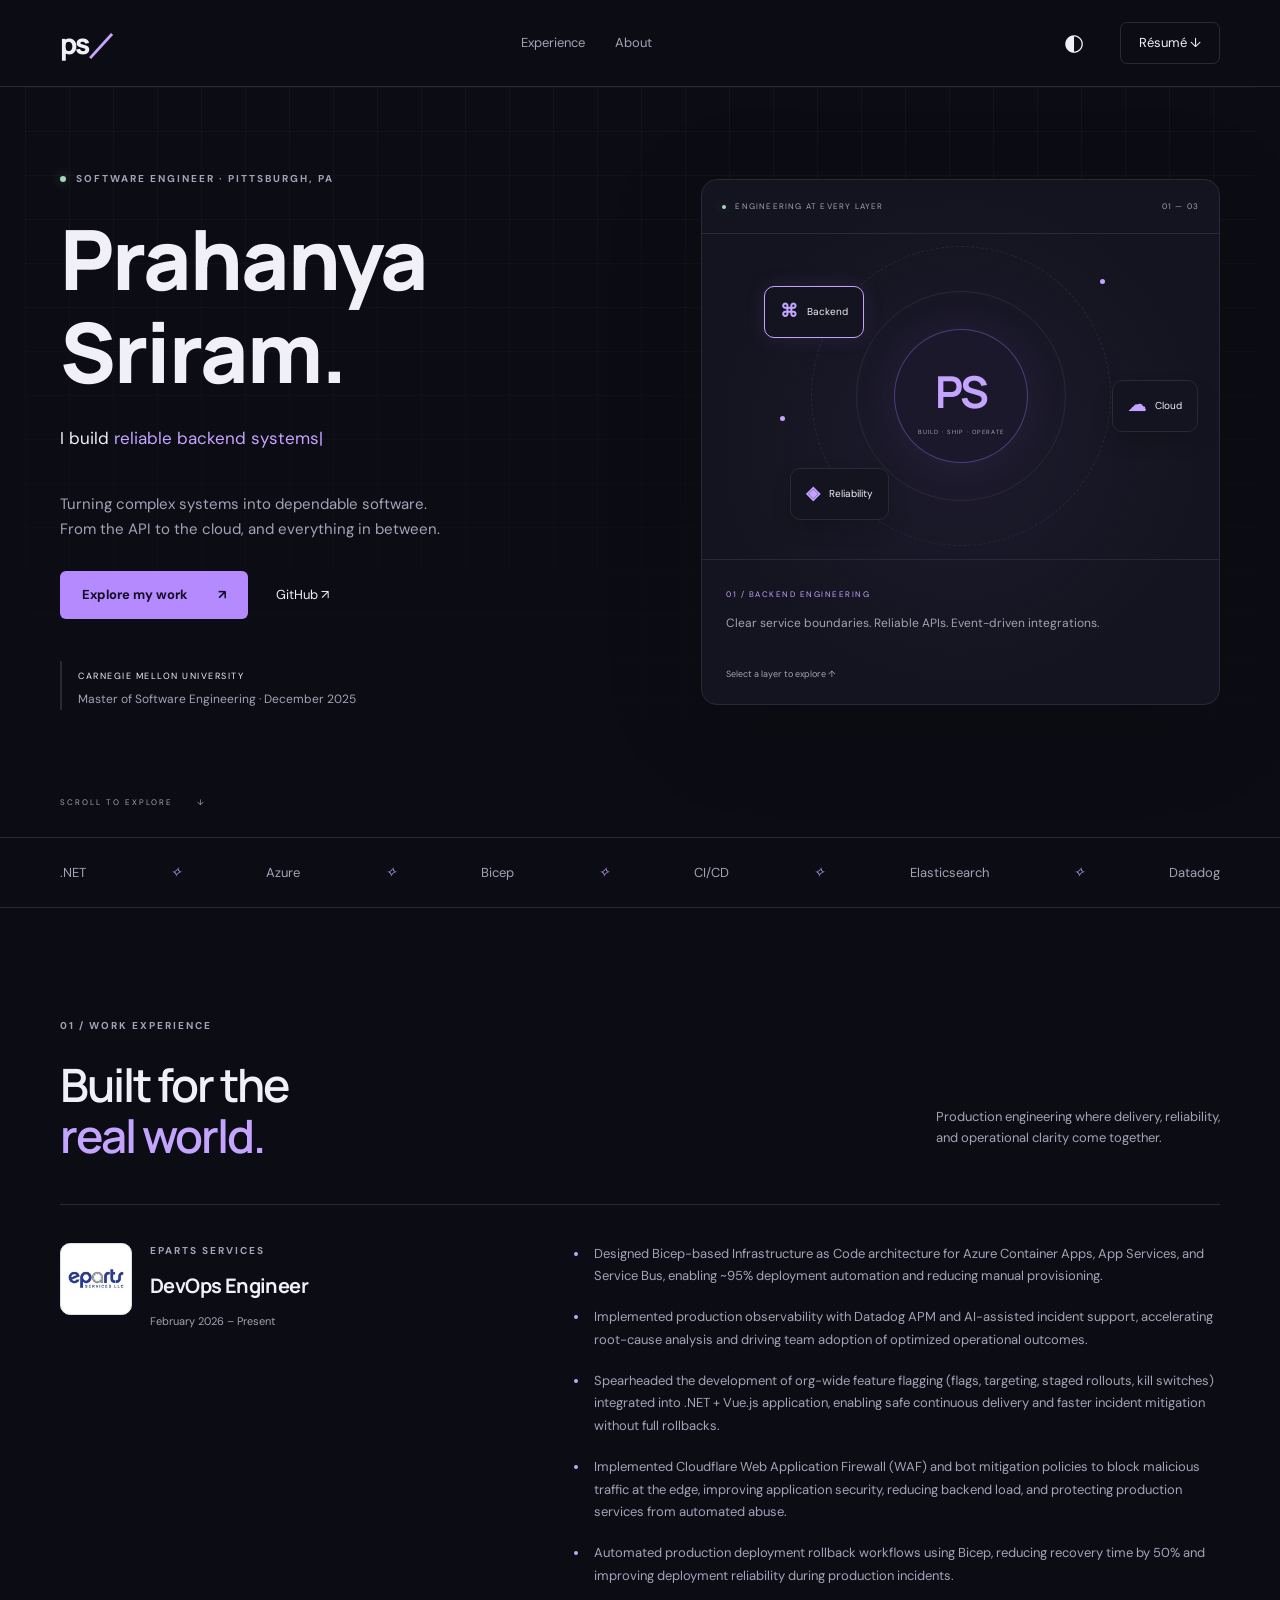
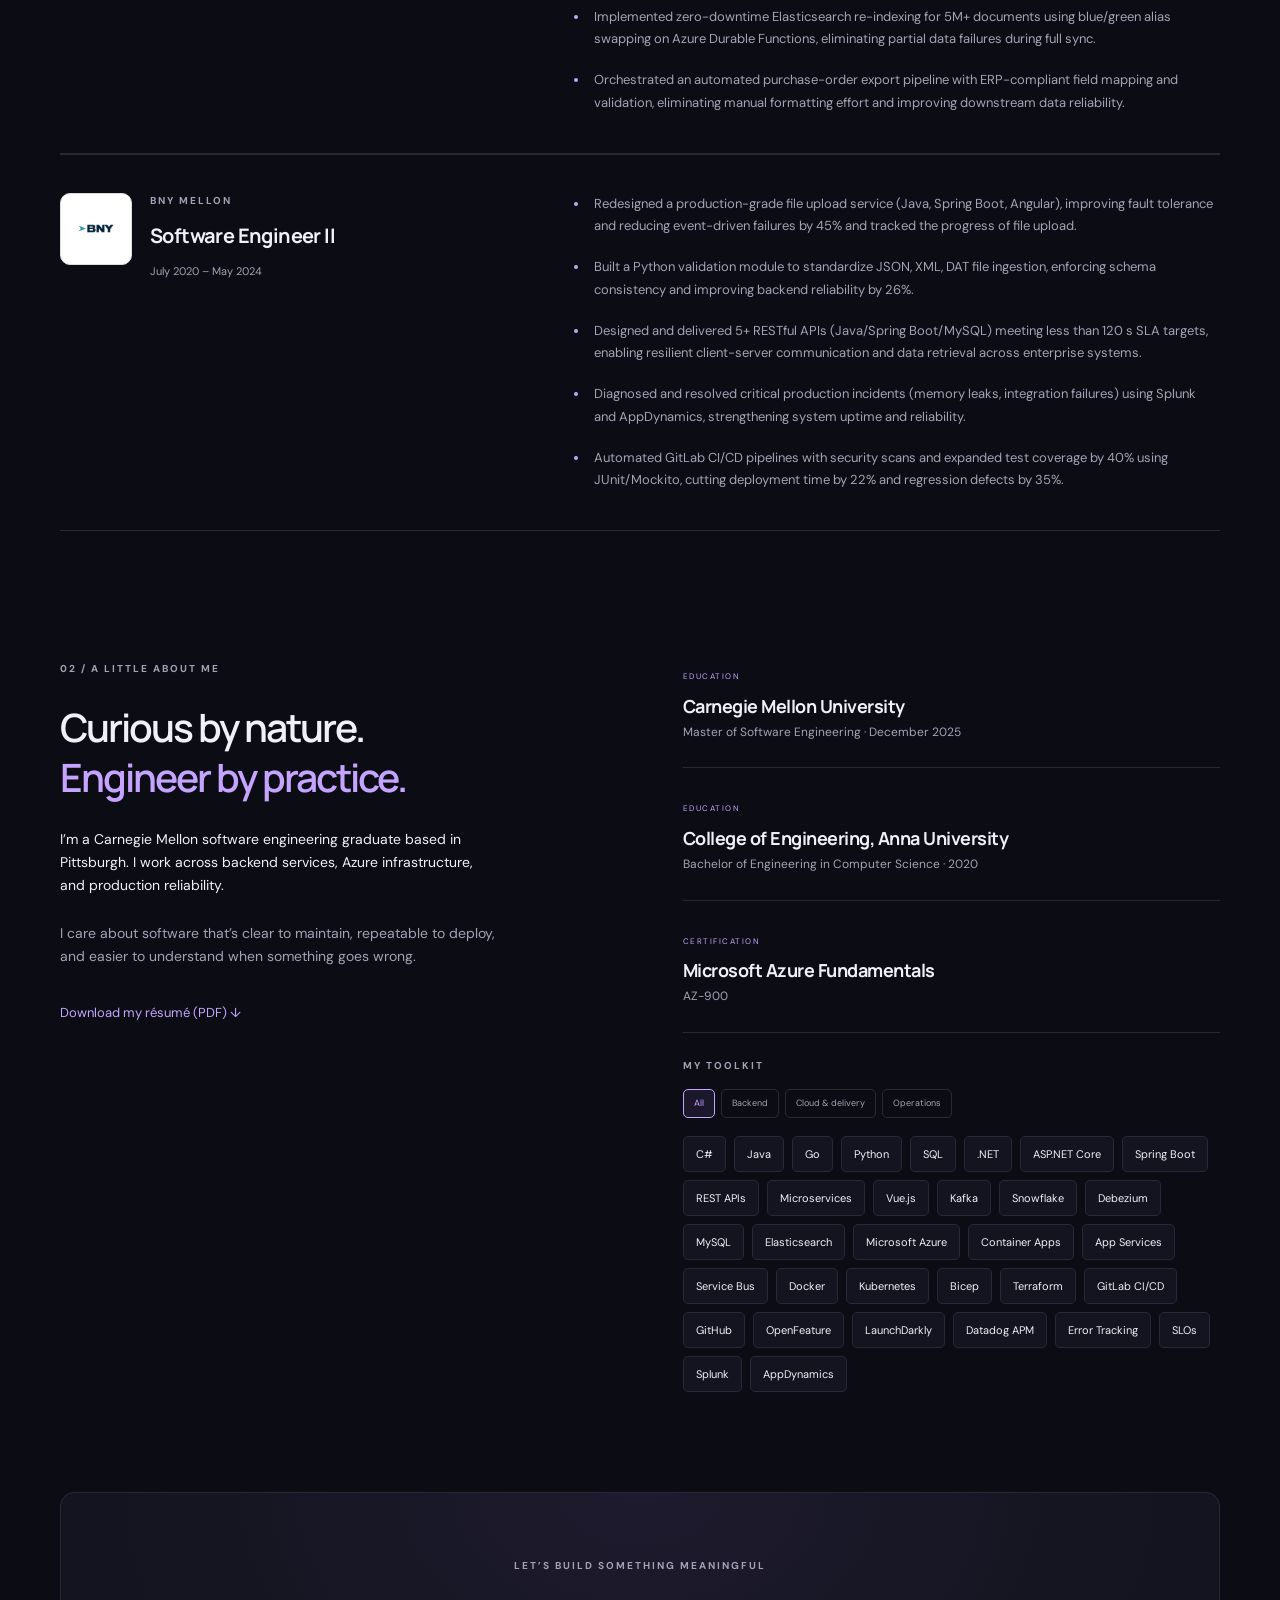
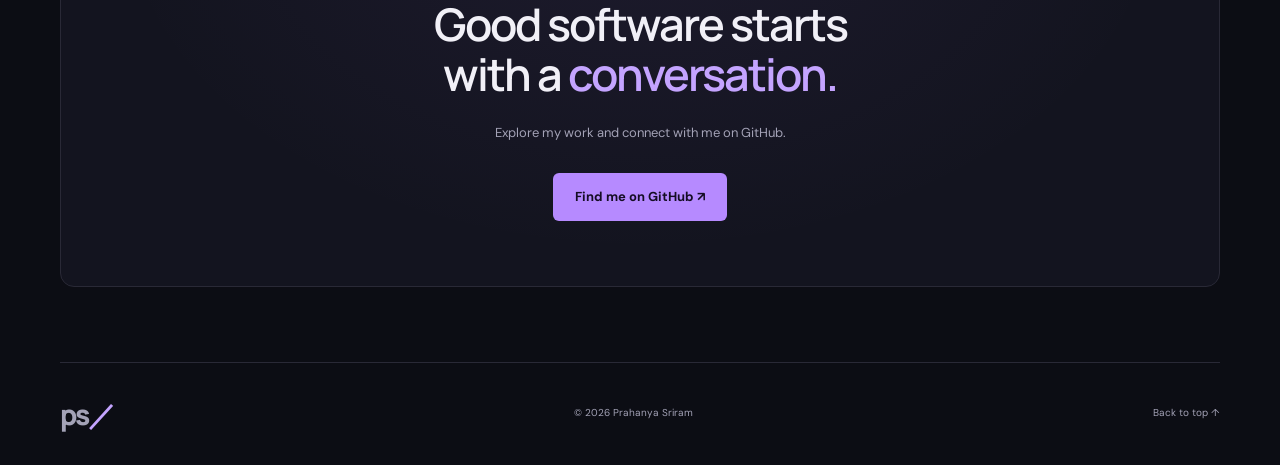
<file: index.html>
<!doctype html>
<html lang="en"><head><meta charset="utf-8"><meta name="viewport" content="width=device-width,initial-scale=1"><meta name="theme-color" content="#0c0d14"><title>Prahanya Sriram — Backend & Cloud Engineer</title><meta name="description" content="Prahanya Sriram, Carnegie Mellon software engineering graduate. Backend systems, Azure infrastructure, and production reliability."><link rel="stylesheet" href="assets/style.css?v=full-experience-1"><script src="assets/app.js" defer></script></head>
<body><a class="skip" href="#main">Skip to content</a><div class="progress" aria-hidden="true"></div>
<header><div class="nav wrap"><a class="brand" href="#home" aria-label="Prahanya Sriram home">ps<span>／</span></a><nav aria-label="Main navigation"><a href="#work">Experience</a><a href="#about">About</a></nav><div class="nav-actions"><button class="theme" aria-label="Switch to light theme" title="Switch theme">◐</button><a class="nav-resume" href="assets/Prahanya_Resume.pdf" download>Résumé ↓</a></div></div></header>
<main id="main"><section class="hero wrap" id="home"><div class="hero-copy"><p class="eyebrow"><span class="dot"></span> SOFTWARE ENGINEER · PITTSBURGH, PA</p><h1>Prahanya<br><span>Sriram.</span></h1><div class="role">I build <span id="role-text">reliable backend systems</span><span class="caret" aria-hidden="true">|</span></div><p class="lead">Turning complex systems into dependable software.<br>From the API to the cloud, and everything in between.</p><div class="actions"><a class="button" href="#work">Explore my work <span>↗</span></a><a class="secondary" href="https://github.com/prahanyaa">GitHub ↗</a></div><div class="hero-meta"><span>CARNEGIE MELLON UNIVERSITY</span><p>Master of Software Engineering · December 2025</p></div></div>
<div class="system" aria-label="Interactive illustration of backend, cloud and reliability specialties"><div class="system-top"><span><i class="dot"></i> ENGINEERING AT EVERY LAYER</span><span>01 — 03</span></div><div class="orbit"><div class="orbit-ring r1"></div><div class="orbit-ring r2"></div><div class="core"><span>PS</span><small>BUILD · SHIP · OPERATE</small></div><button class="node backend selected" data-layer="backend" aria-pressed="true"><b>⌘</b><span>Backend</span></button><button class="node cloud" data-layer="cloud" aria-pressed="false"><b>☁</b><span>Cloud</span></button><button class="node reliability" data-layer="reliability" aria-pressed="false"><b>◈</b><span>Reliability</span></button><span class="orbit-point p1"></span><span class="orbit-point p2"></span></div><div class="system-detail" aria-live="polite"><span id="layer-label">01 / BACKEND ENGINEERING</span><p id="layer-detail">Clear service boundaries. Reliable APIs. Event-driven integrations.</p><small>Select a layer to explore ↑</small></div></div>
<a class="scroll-cue" href="#work">SCROLL TO EXPLORE <span>↓</span></a></section>
<div class="stack-strip"><div class="wrap"><span>.NET</span><i>✧</i><span>Azure</span><i>✧</i><span>Bicep</span><i>✧</i><span>CI/CD</span><i>✧</i><span>Elasticsearch</span><i>✧</i><span>Datadog</span></div></div>
<section class="section wrap" id="work"><div class="section-head"><p class="eyebrow">01 / WORK EXPERIENCE</p><h2>Built for the<br><em>real world.</em></h2><p>Production engineering where delivery, reliability,<br>and operational clarity come together.</p></div><article class="experience"><div class="experience-title"><span class="company-mark company-logo eparts-logo"><img src="assets/eparts-logo.png" alt="eParts Services logo" width="56" height="56"></span><div><p class="eyebrow">EPARTS SERVICES</p><h3>DevOps Engineer</h3><p class="muted">February 2026 – Present</p></div></div><div class="work-list"><ul class="experience-bullets"><li>Designed Bicep-based Infrastructure as Code architecture for Azure Container Apps, App Services, and Service Bus, enabling ~95% deployment automation and reducing manual provisioning.</li><li>Implemented production observability with Datadog APM and AI-assisted incident support, accelerating root-cause analysis and driving team adoption of optimized operational outcomes.</li><li>Spearheaded the development of org-wide feature flagging (flags, targeting, staged rollouts, kill switches) integrated into .NET + Vue.js application, enabling safe continuous delivery and faster incident mitigation without full rollbacks.</li><li>Implemented Cloudflare Web Application Firewall (WAF) and bot mitigation policies to block malicious traffic at the edge, improving application security, reducing backend load, and protecting production services from automated abuse.</li><li>Automated production deployment rollback workflows using Bicep, reducing recovery time by 50% and improving deployment reliability during production incidents.</li><li>Implemented zero-downtime Elasticsearch re-indexing for 5M+ documents using blue/green alias swapping on Azure Durable Functions, eliminating partial data failures during full sync.</li><li>Orchestrated an automated purchase-order export pipeline with ERP-compliant field mapping and validation, eliminating manual formatting effort and improving downstream data reliability.</li></ul></div></article><article class="experience"><div class="experience-title"><span class="company-mark company-logo "><img src="assets/bny-logo.png" alt="BNY Mellon logo" width="56" height="56"></span><div><p class="eyebrow">BNY MELLON</p><h3>Software Engineer II</h3><p class="muted">July 2020 – May 2024</p></div></div><div class="work-list"><ul class="experience-bullets"><li>Redesigned a production-grade file upload service (Java, Spring Boot, Angular), improving fault tolerance and reducing event-driven failures by 45% and tracked the progress of file upload.</li><li>Built a Python validation module to standardize JSON, XML, DAT file ingestion, enforcing schema consistency and improving backend reliability by 26%.</li><li>Designed and delivered 5+ RESTful APIs (Java/Spring Boot/MySQL) meeting less than 120 s SLA targets, enabling resilient client-server communication and data retrieval across enterprise systems.</li><li>Diagnosed and resolved critical production incidents (memory leaks, integration failures) using Splunk and AppDynamics, strengthening system uptime and reliability.</li><li>Automated GitLab CI/CD pipelines with security scans and expanded test coverage by 40% using JUnit/Mockito, cutting deployment time by 22% and regression defects by 35%.</li></ul></div></article></section>
<section class="section wrap" id="projects" hidden><div class="section-head"><p class="eyebrow">02 / THE BUILD LIST</p><h2>Ideas with<br><em>engineering depth.</em></h2><p>Two independent projects on the roadmap.<br>Designs below are proposed; implementation has not started.</p></div><div class="project-grid"><article class="project"><div class="project-art event-art" aria-hidden="true"><span class="art-label">EVENT-DRIVEN SYSTEMS</span><div class="flow"><span>API</span><i>→</i><span class="queue">⋮<br>QUEUE</span><i>→</i><span>WORKER</span></div><div class="flow-sub">RETRY ↻ <span>•</span> DEAD LETTER <span>•</span> TRACE</div><span class="art-index">EF / 01</span></div><div class="project-body"><div class="project-top"><p class="eyebrow">DISTRIBUTED SYSTEMS</p><span class="badge">Planned</span></div><h3>EventFlow</h3><p>A proposed event-processing platform exploring message delivery, idempotency, retries, and failure recovery.</p><div class="tags"><span>Messaging</span><span>Observability</span><span>APIs</span></div><details><summary>Explore the proposed scope <b>↗</b></summary><p>Producer and consumer APIs, a retry policy, dead-letter inspection, and tracing. The goal is to demonstrate recovery under failure, with tests and measured results once built.</p></details></div></article>
<article class="project"><div class="project-art forge-art" aria-hidden="true"><span class="art-label">INFRASTRUCTURE AS CODE</span><div class="forge-layers"><span>APPLICATIONS</span><span>DELIVERY PIPELINE</span><span>AZURE FOUNDATION</span></div><span class="art-index">CF / 02</span></div><div class="project-body"><div class="project-top"><p class="eyebrow">CLOUD ENGINEERING</p><span class="badge">Planned</span></div><h3>CloudForge</h3><p>A proposed Azure deployment toolkit for repeatable infrastructure and automated application delivery.</p><div class="tags"><span>Azure</span><span>Bicep</span><span>GitHub Actions</span></div><details><summary>Explore the proposed scope <b>↗</b></summary><p>Modular infrastructure templates, environment configuration, CI/CD, and rollback workflows. The goal is to provision a sample application consistently across environments.</p></details></div></article></div></section>
<section class="section wrap about" id="about"><div><p class="eyebrow">02 / A LITTLE ABOUT ME</p><h2>Curious by nature.<br><em>Engineer by practice.</em></h2><p class="about-copy">I’m a Carnegie Mellon software engineering graduate based in Pittsburgh. I work across backend services, Azure infrastructure, and production reliability.</p><p class="muted about-copy">I care about software that’s clear to maintain, repeatable to deploy, and easier to understand when something goes wrong.</p><a class="secondary" href="assets/Prahanya_Resume.pdf" download>Download my résumé (PDF) ↓</a></div><div class="about-right"><div class="credential"><span>EDUCATION</span><h3>Carnegie Mellon University</h3><p>Master of Software Engineering · December 2025</p></div><div class="credential"><span>EDUCATION</span><h3>College of Engineering, Anna University</h3><p>Bachelor of Engineering in Computer Science · 2020</p></div><div class="credential"><span>CERTIFICATION</span><h3>Microsoft Azure Fundamentals</h3><p>AZ-900</p></div><div class="skills"><p class="eyebrow">MY TOOLKIT</p><div class="filters" role="group" aria-label="Filter technologies"><button class="active" data-filter="all" aria-pressed="true">All</button><button data-filter="backend" aria-pressed="false">Backend</button><button data-filter="cloud" aria-pressed="false">Cloud & delivery</button><button data-filter="operations" aria-pressed="false">Operations</button></div><div class="skill-grid"><span data-category="backend">C#</span><span data-category="backend">Java</span><span data-category="backend">Go</span><span data-category="backend">Python</span><span data-category="backend">SQL</span><span data-category="backend">.NET</span><span data-category="backend">ASP.NET Core</span><span data-category="backend">Spring Boot</span><span data-category="backend">REST APIs</span><span data-category="backend">Microservices</span><span data-category="backend">Vue.js</span><span data-category="backend">Kafka</span><span data-category="backend">Snowflake</span><span data-category="backend">Debezium</span><span data-category="backend">MySQL</span><span data-category="backend">Elasticsearch</span><span data-category="cloud">Microsoft Azure</span><span data-category="cloud">Container Apps</span><span data-category="cloud">App Services</span><span data-category="cloud">Service Bus</span><span data-category="cloud">Docker</span><span data-category="cloud">Kubernetes</span><span data-category="cloud">Bicep</span><span data-category="cloud">Terraform</span><span data-category="cloud">GitLab CI/CD</span><span data-category="cloud">GitHub</span><span data-category="cloud">OpenFeature</span><span data-category="cloud">LaunchDarkly</span><span data-category="operations">Datadog APM</span><span data-category="operations">Error Tracking</span><span data-category="operations">SLOs</span><span data-category="operations">Splunk</span><span data-category="operations">AppDynamics</span></div></div></div></section>
<section class="contact wrap" id="contact"><p class="eyebrow">LET’S BUILD SOMETHING MEANINGFUL</p><h2>Good software starts<br>with a <em>conversation.</em></h2><p>Explore my work and connect with me on GitHub.</p><a class="button" href="https://github.com/prahanyaa">Find me on GitHub ↗</a></section></main><footer class="wrap"><a class="brand" href="#home">ps<span>／</span></a><span>© <span id="year">2026</span> Prahanya Sriram</span><a href="#home">Back to top ↑</a></footer></body></html>
</file>
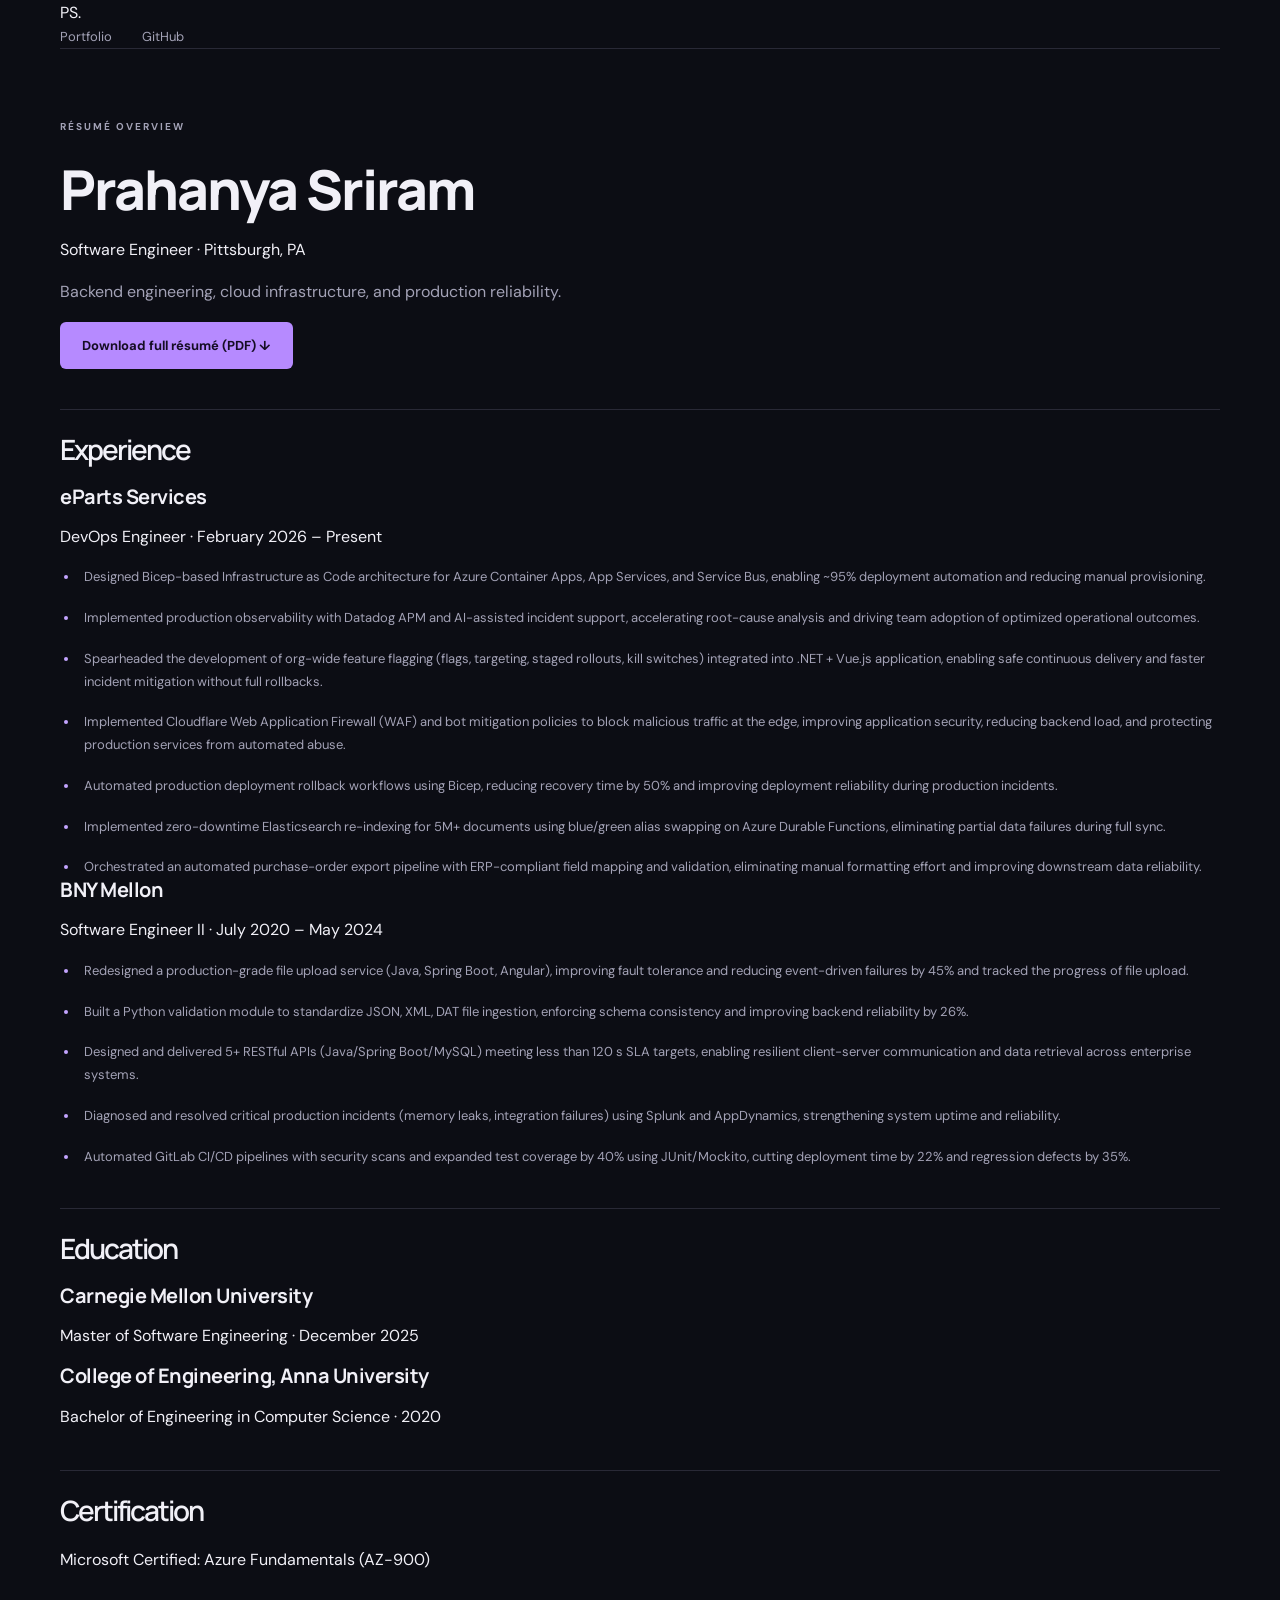
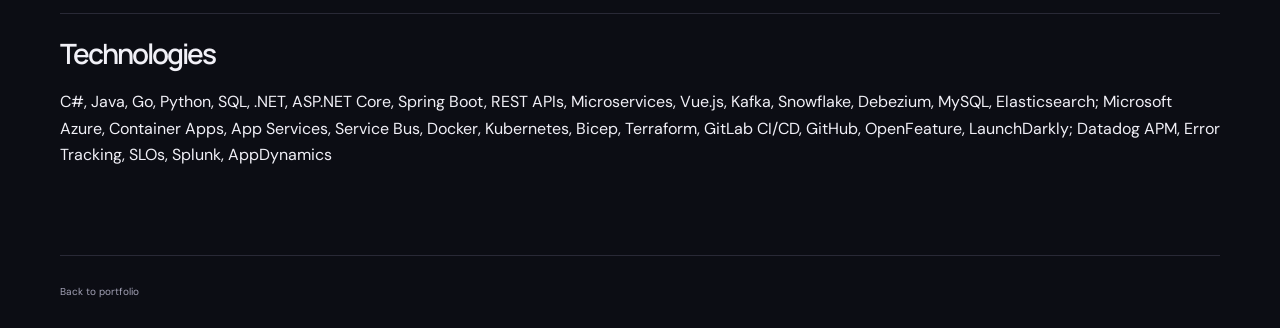
<file: resume.html>
<!doctype html><html lang="en"><head><meta charset="utf-8"><meta name="viewport" content="width=device-width, initial-scale=1"><title>Résumé Overview | Prahanya Sriram</title><meta name="description" content="Experience and education overview for Prahanya Sriram."><link rel="stylesheet" href="assets/style.css?v=full-experience-1"><script src="assets/app.js" defer></script></head><body><header class="wrap"><a class="wordmark" href="./">PS<span>.</span></a><nav aria-label="Main navigation"><a href="./">Portfolio</a><a href="https://github.com/prahanyaa">GitHub</a></nav></header><main class="wrap resume"><p class="eyebrow">RÉSUMÉ OVERVIEW</p><h1>Prahanya Sriram</h1><p>Software Engineer · Pittsburgh, PA</p><p class="muted">Backend engineering, cloud infrastructure, and production reliability.</p><p><a class="button" href="assets/Prahanya_Resume.pdf" download>Download full résumé (PDF) ↓</a></p><section><h2>Experience</h2><h3>eParts Services</h3><p>DevOps Engineer · February 2026 – Present</p><ul class="experience-bullets"><li>Designed Bicep-based Infrastructure as Code architecture for Azure Container Apps, App Services, and Service Bus, enabling ~95% deployment automation and reducing manual provisioning.</li><li>Implemented production observability with Datadog APM and AI-assisted incident support, accelerating root-cause analysis and driving team adoption of optimized operational outcomes.</li><li>Spearheaded the development of org-wide feature flagging (flags, targeting, staged rollouts, kill switches) integrated into .NET + Vue.js application, enabling safe continuous delivery and faster incident mitigation without full rollbacks.</li><li>Implemented Cloudflare Web Application Firewall (WAF) and bot mitigation policies to block malicious traffic at the edge, improving application security, reducing backend load, and protecting production services from automated abuse.</li><li>Automated production deployment rollback workflows using Bicep, reducing recovery time by 50% and improving deployment reliability during production incidents.</li><li>Implemented zero-downtime Elasticsearch re-indexing for 5M+ documents using blue/green alias swapping on Azure Durable Functions, eliminating partial data failures during full sync.</li><li>Orchestrated an automated purchase-order export pipeline with ERP-compliant field mapping and validation, eliminating manual formatting effort and improving downstream data reliability.</li></ul><h3>BNY Mellon</h3><p>Software Engineer II · July 2020 – May 2024</p><ul class="experience-bullets"><li>Redesigned a production-grade file upload service (Java, Spring Boot, Angular), improving fault tolerance and reducing event-driven failures by 45% and tracked the progress of file upload.</li><li>Built a Python validation module to standardize JSON, XML, DAT file ingestion, enforcing schema consistency and improving backend reliability by 26%.</li><li>Designed and delivered 5+ RESTful APIs (Java/Spring Boot/MySQL) meeting less than 120 s SLA targets, enabling resilient client-server communication and data retrieval across enterprise systems.</li><li>Diagnosed and resolved critical production incidents (memory leaks, integration failures) using Splunk and AppDynamics, strengthening system uptime and reliability.</li><li>Automated GitLab CI/CD pipelines with security scans and expanded test coverage by 40% using JUnit/Mockito, cutting deployment time by 22% and regression defects by 35%.</li></ul></section><section><h2>Education</h2><h3>Carnegie Mellon University</h3><p>Master of Software Engineering · December 2025</p><h3>College of Engineering, Anna University</h3><p>Bachelor of Engineering in Computer Science · 2020</p></section><section><h2>Certification</h2><p>Microsoft Certified: Azure Fundamentals (AZ-900)</p></section><section><h2>Technologies</h2><p>C#, Java, Go, Python, SQL, .NET, ASP.NET Core, Spring Boot, REST APIs, Microservices, Vue.js, Kafka, Snowflake, Debezium, MySQL, Elasticsearch; Microsoft Azure, Container Apps, App Services, Service Bus, Docker, Kubernetes, Bicep, Terraform, GitLab CI/CD, GitHub, OpenFeature, LaunchDarkly; Datadog APM, Error Tracking, SLOs, Splunk, AppDynamics</p></section></main><footer class="wrap"><a href="./">Back to portfolio</a></footer></body></html>
</file>
<file: assets/style.css>
@import url('https://fonts.googleapis.com/css2?family=DM+Sans:wght@400;500;600;700&family=Manrope:wght@400;500;600;700;800&display=swap');
:root{color-scheme:dark;--bg:#0c0d14;--panel:#13141f;--fg:#f1f0f7;--muted:#a3a2b6;--line:#292936;--accent:#c4a4ff;--accent-solid:#b68aff;--soft:#1c182b;--grid:rgba(174,151,224,.045)}:root[data-theme=light]{color-scheme:light;--bg:#f7f6fb;--panel:#fff;--fg:#20202f;--muted:#626174;--line:#ddd9e9;--accent:#6b35b6;--accent-solid:#7447bb;--soft:#ede6f8;--grid:rgba(83,50,133,.05)}*{box-sizing:border-box}html{scroll-behavior:smooth;scroll-padding-top:110px}body{margin:0;background:var(--bg);color:var(--fg);font-family:'DM Sans',sans-serif;line-height:1.65}a{color:inherit;text-decoration:none}button{font:inherit;cursor:pointer}a,button,summary{ -webkit-tap-highlight-color:transparent}a:focus-visible,button:focus-visible,summary:focus-visible{outline:2px solid var(--accent);outline-offset:5px}button{color:inherit}button:hover,a:hover{color:var(--accent)}.wrap{width:min(1160px,calc(100% - 80px));margin:auto}.skip{position:fixed;left:20px;top:-100px;z-index:100;background:var(--panel);padding:12px}.skip:focus{top:20px}.progress{position:fixed;top:0;left:0;height:2px;background:var(--accent);z-index:100}header{position:sticky;top:0;z-index:50;border-bottom:1px solid var(--line);background:var(--bg)}.nav{height:86px;display:flex;align-items:center;justify-content:space-between}.brand{font-family:Manrope,sans-serif;font-size:28px;font-weight:800;letter-spacing:-2px}.brand span{color:var(--accent)}nav,.nav-actions{display:flex;gap:30px;align-items:center}nav a{font-size:13px;color:var(--muted)}nav a.current{color:var(--accent)}.nav-resume{border:1px solid var(--line);padding:9px 18px;border-radius:7px;font-size:13px}.theme{background:none;border:0;font-size:23px}.hero{min-height:750px;position:relative;display:grid;grid-template-columns:1.12fr 1fr;gap:60px;align-items:center;padding-top:70px;padding-bottom:110px}.hero:before{content:'';position:absolute;inset:0 -35px;z-index:-1;background-image:linear-gradient(var(--grid) 1px,transparent 1px),linear-gradient(90deg,var(--grid) 1px,transparent 1px);background-size:44px 44px;mask-image:linear-gradient(black,transparent)}.eyebrow{font-size:10px;letter-spacing:2px;font-weight:700;color:var(--muted);margin:0 0 24px}.hero .eyebrow{display:flex;align-items:center;gap:10px}.dot{display:inline-block;background:#a3d8bb;width:6px;height:6px;border-radius:50%;box-shadow:0 0 12px #a3d8bb66}h1,h2,h3{font-family:Manrope,sans-serif;line-height:1.12;margin:0;letter-spacing:-2px}h1{font-size:clamp(64px,6.5vw,88px);font-weight:800}h1>span{color:inherit}.role{font-size:17px;margin-top:26px;min-height:56px}.role span{color:var(--accent)}.caret{animation:blink 1s steps(2) infinite}.lead{color:var(--muted);font-size:15px;margin:12px 0 30px}.actions{display:flex;align-items:center;gap:28px}.button{display:inline-flex;gap:30px;align-items:center;background:var(--accent-solid);color:#150d24;padding:13px 22px;border-radius:6px;font-size:13px;font-weight:700;transition:transform .2s,box-shadow .2s}.button:hover{color:#150d24;transform:translateY(-3px);box-shadow:0 8px 30px #9c67ff30}:root[data-theme=light] .button{color:white}.secondary{font-size:13px}.hero-meta{margin-top:42px;border-left:2px solid var(--line);padding-left:16px}.hero-meta span{font-size:9px;letter-spacing:1.5px}.hero-meta p{font-size:12px;color:var(--muted);margin:3px 0}.system{background:radial-gradient(ellipse at center,#9065ca15,transparent 70%),var(--panel);border:1px solid var(--line);border-radius:16px;box-shadow:0 20px 100px #00000025;overflow:hidden}.system-top{padding:20px;display:flex;justify-content:space-between;font-size:8px;letter-spacing:1.2px;color:var(--muted);border-bottom:1px solid var(--line)}.system-top .dot{margin-right:6px;width:4px;height:4px}.orbit{height:325px;position:relative}.orbit-ring{position:absolute;left:50%;top:50%;border:1px solid var(--line);border-radius:50%;transform:translate(-50%,-50%)}.r1{width:210px;height:210px}.r2{width:300px;height:300px;border-style:dashed;animation:rotate 100s linear infinite}.core{position:absolute;left:50%;top:50%;transform:translate(-50%,-50%);width:134px;height:134px;border-radius:50%;display:flex;align-items:center;justify-content:center;flex-direction:column;border:1px solid #9c70ed66;background:var(--soft);box-shadow:0 0 45px #9c70ed13}.core>span{font-family:Manrope;font-size:44px;font-weight:700;color:var(--accent);letter-spacing:-3px}.core small{font-size:6px;letter-spacing:1px;color:var(--muted)}.node{position:absolute;border:1px solid var(--line);border-radius:10px;background:var(--panel);padding:10px 15px;display:flex;gap:9px;align-items:center;transition:.2s;font-size:10px;box-shadow:0 10px 20px #0002}.node b{font-size:18px;color:var(--accent)}.node:hover,.node.selected{border-color:var(--accent);box-shadow:0 0 20px #9567e322;transform:translateY(-3px)}.backend{left:12%;top:17%}.cloud{right:4%;top:45%}.reliability{left:17%;bottom:12%}.orbit-point{position:absolute;background:var(--accent);height:5px;width:5px;border-radius:50%}.p1{right:22%;top:14%}.p2{left:15%;top:56%}.system-detail{padding:19px 24px;border-top:1px solid var(--line);min-height:135px}.system-detail>span{font-size:8px;letter-spacing:1.5px;color:var(--accent)}.system-detail p{font-size:12px;line-height:1.5;margin:9px 0;color:var(--muted);min-height:36px}.system-detail small{font-size:9px;color:var(--muted)}.scroll-cue{position:absolute;bottom:28px;font-size:8px;letter-spacing:2px;color:var(--muted);display:flex;gap:24px}.stack-strip{border-block:1px solid var(--line)}.stack-strip .wrap{display:flex;justify-content:space-between;align-items:center;padding-block:23px;gap:12px;color:var(--muted);font-size:13px}.stack-strip i{color:var(--accent);font-size:14px}.section{padding-top:110px;padding-bottom:20px}.section-head{position:relative;margin-bottom:42px}.section-head h2,h2{font-size:46px;font-weight:600;letter-spacing:-2px}em{font-style:normal;color:var(--accent)}.section-head>p:last-child{position:absolute;right:0;bottom:0;color:var(--muted);font-size:13px;max-width:360px}.experience{display:grid;grid-template-columns:.9fr 1.3fr;border-block:1px solid var(--line);padding:38px 0;gap:60px}.experience-title{display:flex;gap:18px;align-items:flex-start}.company-mark{display:grid;place-items:center;width:48px;height:48px;flex-shrink:0;background:var(--soft);border:1px solid var(--line);border-radius:10px;color:var(--accent);font-weight:700}.experience-title .eyebrow{margin:0 0 12px}.experience h3{font-size:20px;letter-spacing:-.6px;line-height:1.5}.muted{color:var(--muted)}.experience .muted{font-size:11px}.work-list details{border-bottom:1px solid var(--line)}.work-list details:last-child{border:0}summary{cursor:pointer;list-style:none;display:flex;align-items:center;gap:15px;font-size:13px;padding:20px 0}summary::-webkit-details-marker{display:none}summary b{margin-left:auto;color:var(--accent);font-size:18px;font-weight:400}.num{font-size:9px;color:var(--accent)}details[open]>summary>b{transform:rotate(45deg)}.detail-body{padding:0 0 24px 30px}.detail-body p{font-size:12px;color:var(--muted);margin-top:0}.tags{display:flex;gap:7px;flex-wrap:wrap}.tags span{font-size:9px;color:var(--muted);border:1px solid var(--line);border-radius:4px;padding:3px 8px}.project-grid{display:grid;grid-template-columns:1fr 1fr;gap:25px}.project{border:1px solid var(--line);border-radius:12px;overflow:hidden;background:var(--panel);transition:border-color .3s,transform .3s}.project:hover{border-color:#9873ce;transform:translateY(-5px)}.project-art{height:230px;padding:24px;position:relative;border-bottom:1px solid var(--line);background-image:linear-gradient(var(--grid) 1px,transparent 1px),linear-gradient(90deg,var(--grid) 1px,transparent 1px);background-size:24px 24px}.event-art{background-color:var(--soft)}.art-label,.art-index{font-family:monospace;font-size:8px;letter-spacing:1.5px;color:var(--muted)}.art-index{position:absolute;bottom:18px;right:22px}.flow{display:flex;justify-content:center;align-items:center;gap:14px;margin-top:43px}.flow>span{border:1px solid #a27ada77;padding:15px 18px;border-radius:7px;font:9px monospace;color:var(--accent);background:var(--panel)}.flow i{font-style:normal;color:var(--accent)}.flow .queue{text-align:center;background:var(--soft);line-height:1.3;padding:10px 22px}.flow-sub{font:7px monospace;letter-spacing:1px;text-align:center;margin-top:22px;color:var(--muted)}.flow-sub span{margin:0 12px;color:var(--accent)}.forge-art{background:radial-gradient(ellipse at center,#4f777620,transparent),var(--panel)}.forge-layers{display:flex;flex-direction:column;align-items:center;margin-top:17px;gap:8px}.forge-layers span{width:220px;text-align:center;border:1px solid #7caaa54a;padding:12px;color:#a8c9c7;font:8px monospace;letter-spacing:2px;transform:skewY(-6deg);background:var(--panel)}.project-body{padding:26px}.project-top{display:flex;justify-content:space-between;align-items:center;gap:10px}.project-top .eyebrow{font-size:8px;letter-spacing:1.3px;margin:0}.badge{font-size:8px;background:var(--soft);border:1px solid var(--line);color:var(--accent);border-radius:20px;padding:4px 10px}.project h3{font-size:27px;letter-spacing:-1px;margin-top:15px}.project-body>p{font-size:13px;color:var(--muted);min-height:66px}.project details{margin-top:22px;border-top:1px solid var(--line)}.project summary{font-size:11px;padding-bottom:0}.project details p{font-size:12px;color:var(--muted)}.project details[open] summary b{transform:rotate(90deg)}.about{display:grid;grid-template-columns:1fr 1fr;gap:85px;padding-bottom:100px}.about h2{font-size:39px;line-height:1.3}.about-copy{font-size:14px;max-width:440px;margin-top:25px}.about .secondary{display:inline-block;margin-top:20px;color:var(--accent)}.credential{border-bottom:1px solid var(--line);padding:0 0 25px;margin-bottom:25px}.credential>span{font-size:8px;color:var(--accent);letter-spacing:1.5px}.credential h3{font-size:18px;letter-spacing:-.5px;margin-top:8px}.credential p{font-size:12px;color:var(--muted);margin:7px 0 0}.skills .eyebrow{margin-bottom:14px}.filters{display:flex;gap:6px;flex-wrap:wrap;margin-bottom:18px}.filters button{border:1px solid var(--line);background:transparent;border-radius:5px;font-size:9px;padding:6px 10px;color:var(--muted)}.filters button.active{background:var(--soft);color:var(--accent);border-color:var(--accent)}.skill-grid{display:flex;gap:8px;flex-wrap:wrap;min-height:85px;align-content:flex-start}.skill-grid span{background:var(--panel);border:1px solid var(--line);padding:8px 12px;border-radius:5px;font-size:11px}.skill-grid [hidden]{display:none}.contact{padding:65px 30px;text-align:center;border:1px solid var(--line);border-radius:14px;background:radial-gradient(ellipse at top,#a873ed12,transparent 65%),var(--panel);margin-bottom:75px}.contact h2{font-size:45px}.contact>p:not(.eyebrow){font-size:13px;color:var(--muted);margin:22px 0}.contact .button{margin-top:8px}footer{border-top:1px solid var(--line);display:flex;align-items:center;justify-content:space-between;padding:28px 0;color:var(--muted);font-size:10px}.reveal{opacity:0;transform:translateY(16px);transition:opacity .65s,transform .65s}.reveal.visible{opacity:1;transform:none}.resume{padding-block:70px}.resume h1{font-size:55px}.resume section{margin-top:40px;border-top:1px solid var(--line);padding-top:24px}.resume h2{font-size:28px;margin-bottom:20px}.resume h3{font-size:20px;letter-spacing:-.5px}.resume li{margin:10px 0;color:var(--muted)}@keyframes blink{50%{opacity:0}}@keyframes rotate{to{transform:translate(-50%,-50%) rotate(360deg)}}
@media(min-width:1500px){.hero{min-height:820px}}@media(max-width:1000px){.wrap{width:calc(100% - 48px)}.hero{gap:30px}h1{font-size:66px}.role{font-size:15px}.system-top{font-size:7px;letter-spacing:.5px}.experience{gap:30px}.section-head>p:last-child{max-width:285px}.about{gap:40px}.flow{gap:8px}.flow>span{padding:12px}.about h2{font-size:33px}}@media(max-width:720px){.wrap{width:calc(100% - 36px)}.nav{height:72px}nav{gap:14px}nav a{font-size:10px}.nav-actions{gap:10px}.nav-resume{padding:7px 9px;font-size:10px}.brand{font-size:24px}.hero{grid-template-columns:1fr;gap:38px;padding-top:55px;padding-bottom:90px;min-height:0}h1{font-size:66px}.hero .eyebrow{font-size:8px;letter-spacing:1.4px}.role{min-height:0;font-size:15px}.lead{font-size:13px;margin-top:18px}.hero-meta{margin-top:30px}.system{max-width:480px;width:100%;margin:auto}.orbit{height:280px}.r2{width:260px;height:260px}.r1{width:185px;height:185px}.system-detail{min-height:115px}.system-detail p{min-height:0}.scroll-cue{bottom:25px}.stack-strip .wrap{flex-wrap:wrap;justify-content:center;gap:12px 20px;font-size:11px;padding-block:18px}.stack-strip i{font-size:10px}.section{padding-top:70px}.section-head h2,h2{font-size:36px}.section-head>p:last-child{position:static;margin-top:20px;max-width:none;font-size:12px}.experience{grid-template-columns:1fr;gap:15px;padding:25px 0}.project-grid{grid-template-columns:1fr}.project-body>p{min-height:0}.about{grid-template-columns:1fr;gap:40px;padding-bottom:60px}.about h2{font-size:33px}.contact{padding:40px 20px;margin-bottom:40px}.contact h2{font-size:31px}.contact .eyebrow{font-size:8px}footer{font-size:8px}.resume h1{font-size:42px}}@media(max-width:380px){nav{gap:8px}.nav-resume{border:0;padding:0}.nav-actions{gap:5px}.hero h1{font-size:57px}.role{font-size:13px}}
@media(prefers-reduced-motion:reduce){html{scroll-behavior:auto}*,*:before,*:after{animation:none!important;transition:none!important}.reveal{opacity:1;transform:none}}
@media print{header,footer,.progress,.skip{display:none}body{background:white;color:black}.resume{padding:0;width:100%}.resume section{break-inside:avoid}.resume li,.muted{color:#333}.resume h1{font-size:32px}.resume h2{font-size:20px}}

.company-mark.company-logo{display:flex;align-items:center;justify-content:center;width:72px;height:72px;flex:0 0 72px;aspect-ratio:1;overflow:hidden;background:#fff;padding:8px;border-color:#ddd}.company-logo img{display:block;width:56px;height:56px;max-width:56px;max-height:56px;flex:0 0 56px;min-width:0;min-height:0;object-fit:contain}

.eparts-logo img{object-fit:contain}

[hidden]{display:none!important}.experience-bullets{margin:0;padding-left:19px;color:var(--muted);font-size:13px;line-height:1.75}.experience-bullets li{padding-left:5px;margin:0 0 18px}.experience-bullets li:last-child{margin-bottom:0}.experience-bullets li::marker{color:var(--accent)}
</file>
